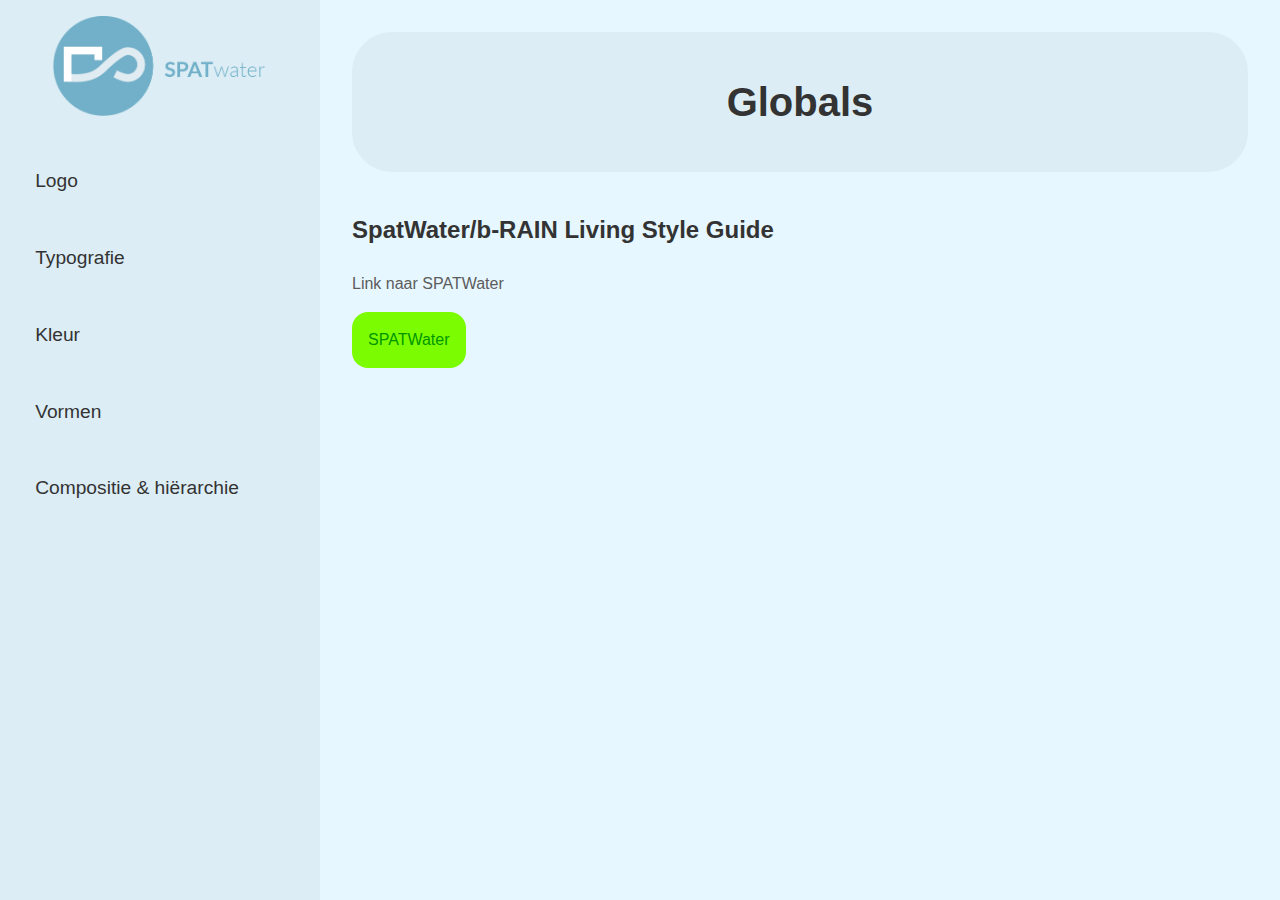
<file: code/index.html>
<!DOCTYPE html>
<html lang="nl">
  <head>
    <meta charset="UTF-8" />
    <meta http-equiv="X-UA-Compatible" content="IE=edge" />
    <meta name="viewport" content="width=device-width, initial-scale=1.0" />
    <title>SPATWater/b-RAIN | Living Style Guide</title>
    <link rel="stylesheet" href="style.css" />
  </head>
  <body>
    <main>
      <article class="left-article">
        <section class="logo-box">
          <img class="logo" src="../assets/logo_spatwater.png" alt="logo">
        </section>
        <nav>
          <ul class="nav-list">
            <li class="nav-item"><a href="../code/index.html" class="active">Logo</a></li> <!--Maakt Tristan-->
            <li class="nav-item"><a href="../code/typografie.html">Typografie</a></li> <!--Maakt Yassir-->
            <li class="nav-item"><a href="../code/kleuren.html">Kleur</a></li> <!--Maakt Mohammed-->
            <li class="nav-item"><a href="../code/beeldgebruik.html">Vormen</a></li><!--Maakt Rutger-->
            <li class="nav-item"><a href="../code/knoppen-componenten.html">Compositie & hiërarchie</a></li> <!--vrijwillig melden-->
          </ul>
        </nav>
      </article>

      <article class="right-article">
        <h1>Globals</h1>
        <h2>SpatWater/b-RAIN Living Style Guide</h2>
        <section>
          <p>Link naar SPATWater</p>
          <a class="btn" href="https://www.spatwater.nl/">SPATWater</a>
        </section>
      </article>
    </main>
  </body>
</html>
</file>
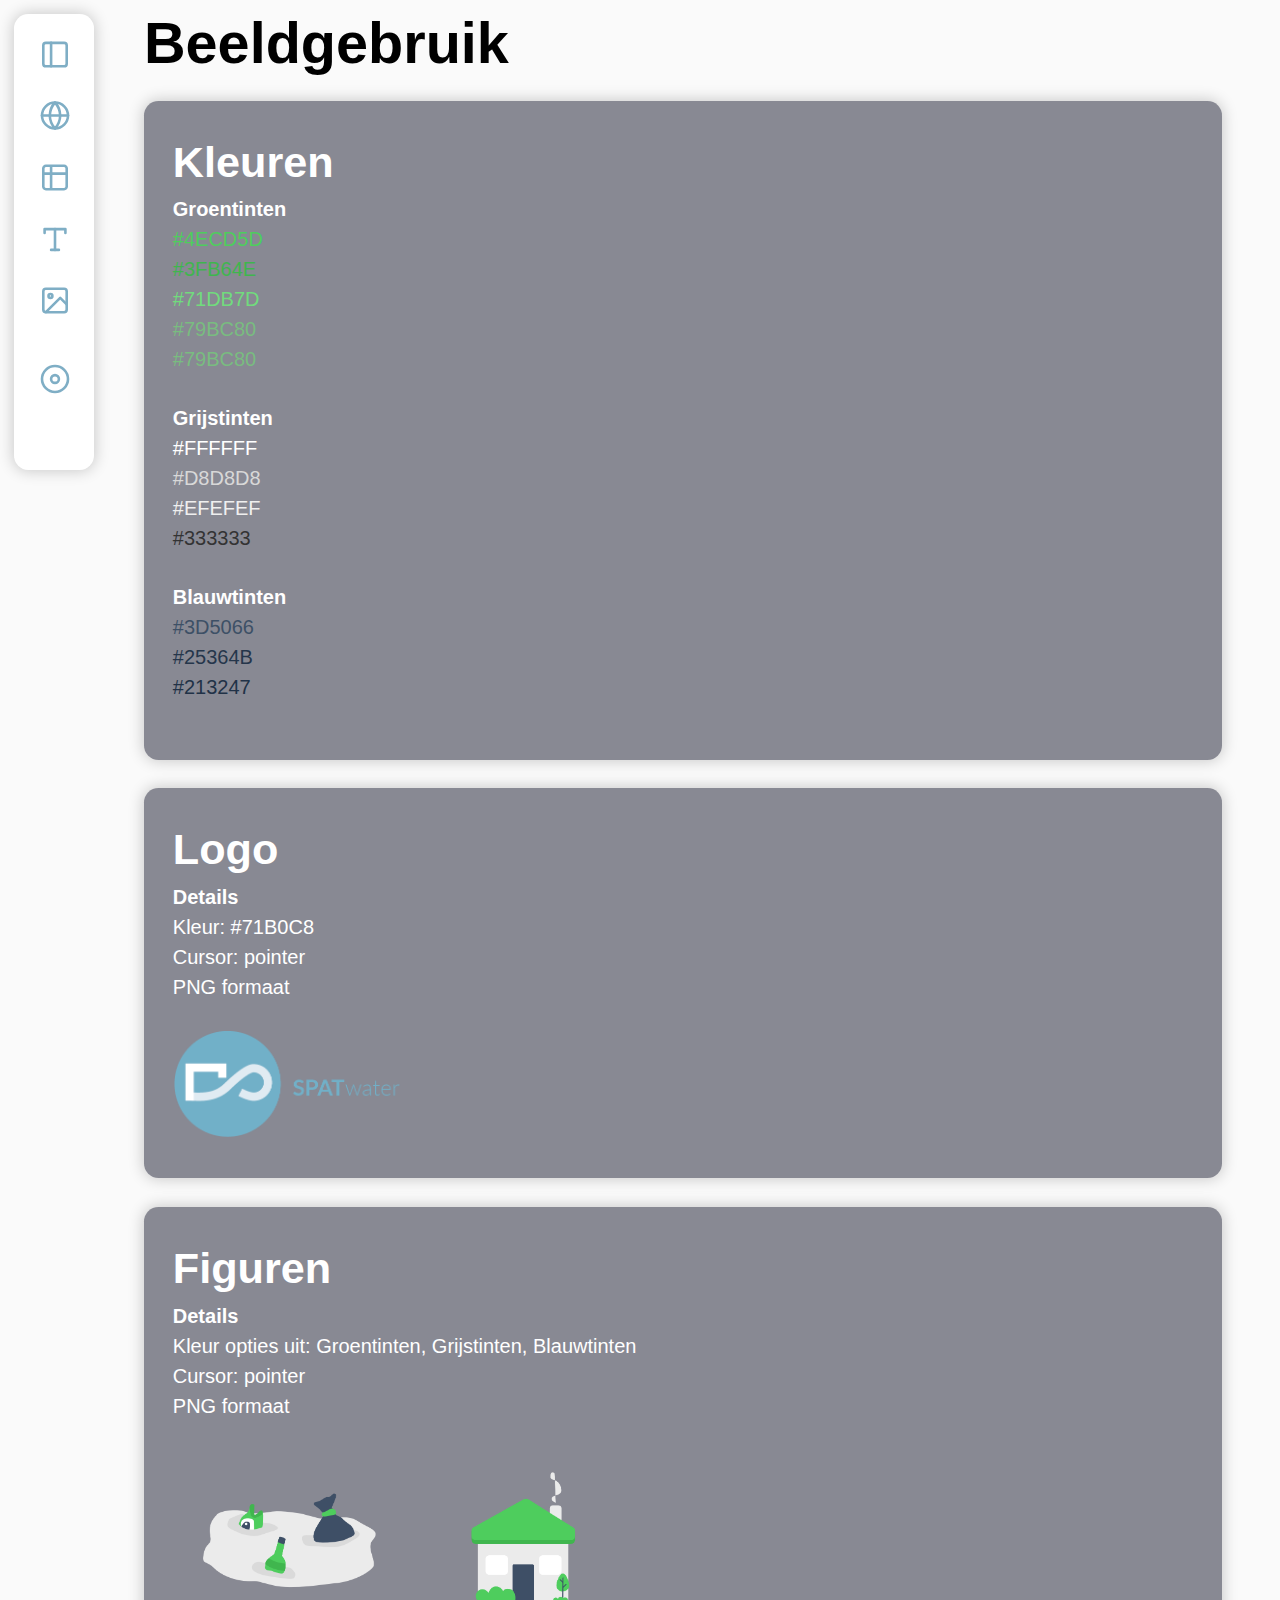
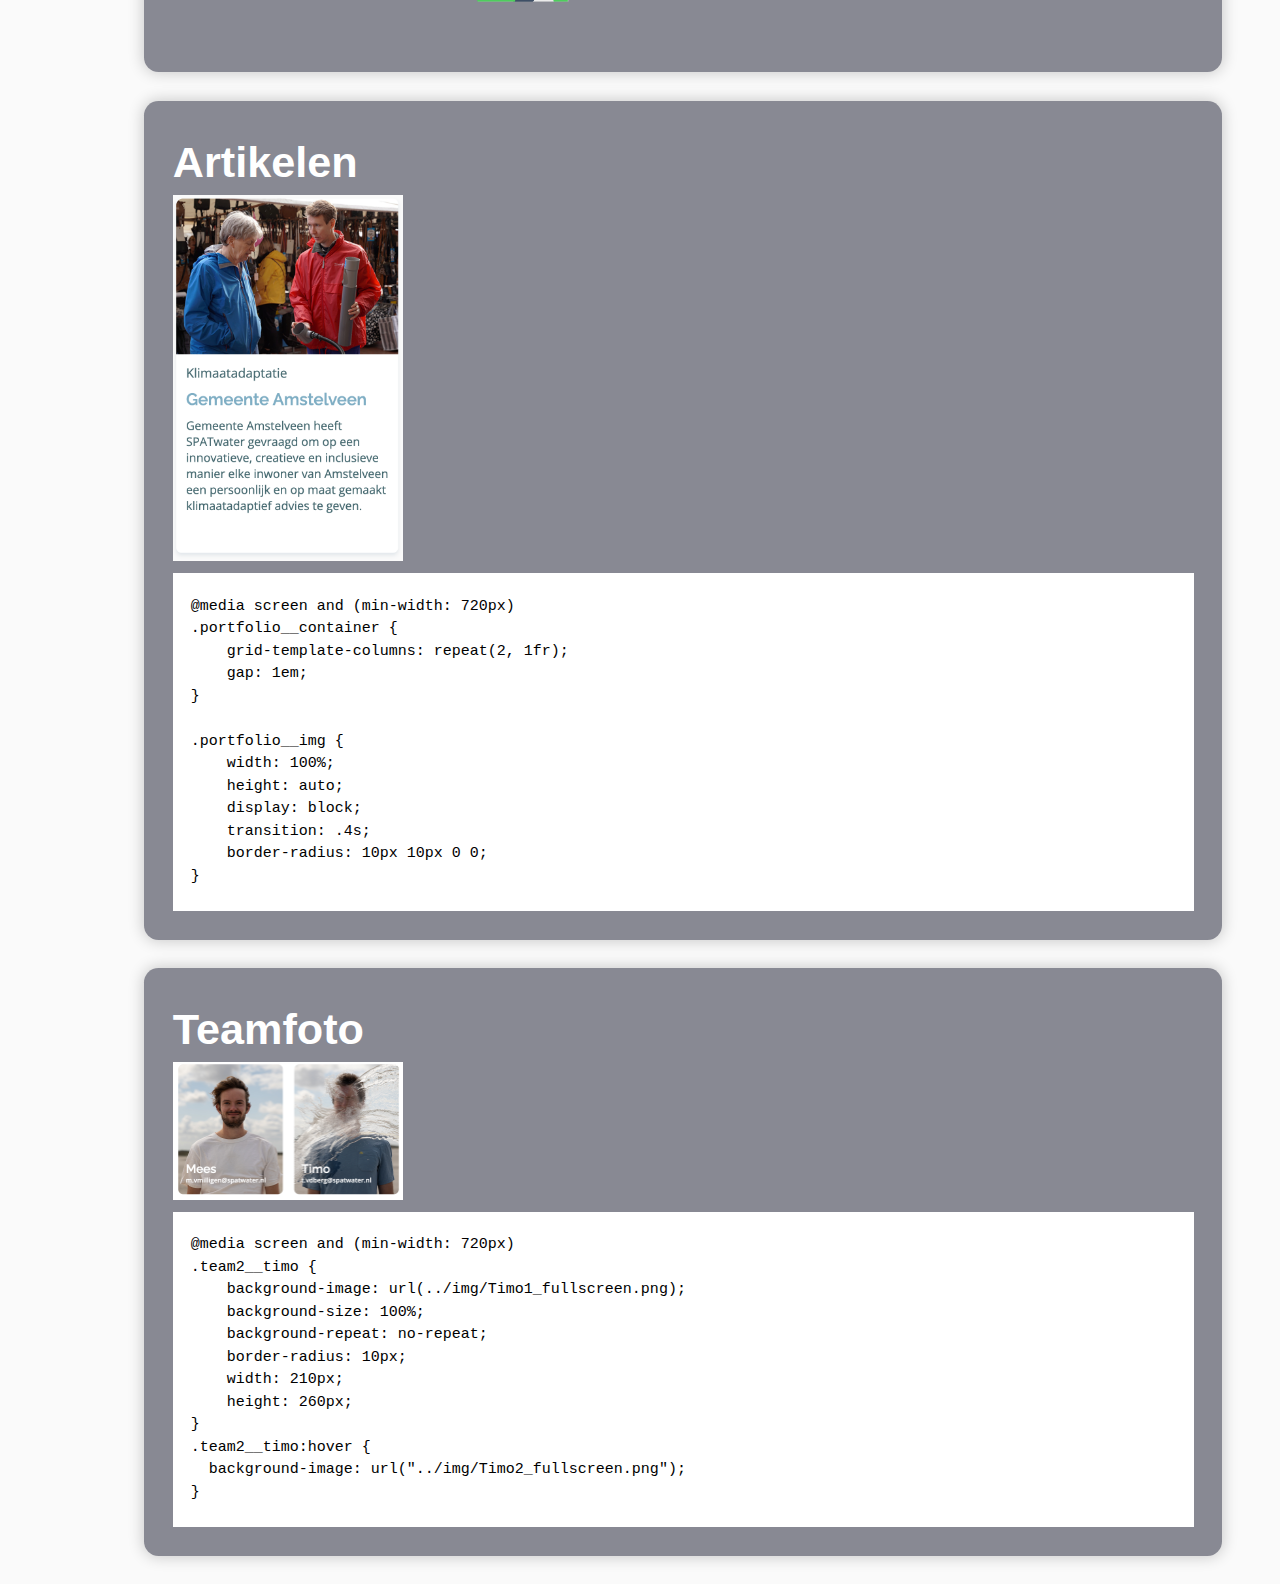
<file: beeldgebruik.html>
<!DOCTYPE html>
<html lang="en">
  <head>
    <meta charset="UTF-8" />
    <meta http-equiv="X-UA-Compatible" content="IE=edge" />
    <meta name="viewport" content="width=device-width, initial-scale=1.0" />
    <title>bRAIN Beeldgebruik</title>
    <link rel="stylesheet" href="beeldgebruik.css" />
    <script src="beeldgebruik.js" defer></script>
  </head>
  <body>
    <nav>
      <ul id="menu">
        <li><button id="menuKnop"><img src="assets/sidebar.svg"></button></li>
        <li><a href="/"><img src="assets/globe.svg">Globals</a></li> <!--Maakt Tristan-->
        <li><a href="/"><img src="assets/table.svg">Kleuren</a></li> <!--Maakt Mohammed-->
        <li><a href="/"><img src="assets/type.svg">Typografie</a></li> <!--Maakt Yassir-->
        <li><a href="/"><img src="assets/image.svg">Beeldgebruik</a></li><!--Maakt Rutger-->
        <li><a href="/"><img src="assets/disc.svg">Knoppen & componenten</a></li> <!--vrijwillig melden-->
      </ul>
    </nav>

    <main>
        <h1>Beeldgebruik</h1>
        <div class="cards">
            <div class="card">
                <h2>Kleuren</h2>
                <div class="lists">
                    <h3>Groentinten</h3>
                    <ul>
                        <li>#4ECD5D</li>
                        <li>#3FB64E</li>
                        <li>#71DB7D</li>
                        <li>#79BC80</li>
                        <li>#79BC80</li>
                    </ul>
                    <h3>Grijstinten</h3>
                    <ul>
                        <li>#FFFFFF</li>
                        <li>#D8D8D8</li>
                        <li>#EFEFEF</li>
                        <li>#333333</li>
                    </ul>
                    <h3>Blauwtinten</h3>
                    <ul>
                        <li>#3D5066</li>
                        <li>#25364B</li>
                        <li>#213247</li>
                    </ul>
                </div>
            </div>
            <div class="card">
                <h2>Logo</h2>
                <h3>Details</h3>
                <ul>
                    <li>Kleur: #71B0C8</li>
                    <li>Cursor: pointer</li>
                    <li>PNG formaat</li>
                </ul>
                <img src="assets/logo_spatwater.png">
            </div>     
            <div class="card">
                <h2>Figuren</h2>
                <h3>Details</h3>
                <ul>
                    <li>Kleur opties uit: Groentinten, Grijstinten, Blauwtinten</li>
                    <li>Cursor: pointer</li>
                    <li>PNG formaat</li>
                </ul>
                <img src="assets/Untitled3.png">
                <img src="assets/Untitled4.png">
            </div>           
            <div class="card">
                <h2>Artikelen</h2>
                <img src="assets/Screenshot 2023-11-15 at 14.20.05.png">
                <pre><code>
  @media screen and (min-width: 720px)
  .portfolio__container {
      grid-template-columns: repeat(2, 1fr);
      gap: 1em;
  }

  .portfolio__img {
      width: 100%;
      height: auto;
      display: block;
      transition: .4s;
      border-radius: 10px 10px 0 0;
  }
                    </code></pre>
            </div>
            <div class="card">
                <h2>Teamfoto</h2>
                <img src="assets/Screenshot 2023-11-15 at 14.33.59.png">
                <pre><code>
  @media screen and (min-width: 720px)
  .team2__timo {
      background-image: url(../img/Timo1_fullscreen.png);
      background-size: 100%;
      background-repeat: no-repeat;
      border-radius: 10px;
      width: 210px;
      height: 260px;
  }
  .team2__timo:hover {
    background-image: url("../img/Timo2_fullscreen.png");
  }
                                      </code></pre>
            </div>

      </div>
    </main>
  </body>
</html>
</file>
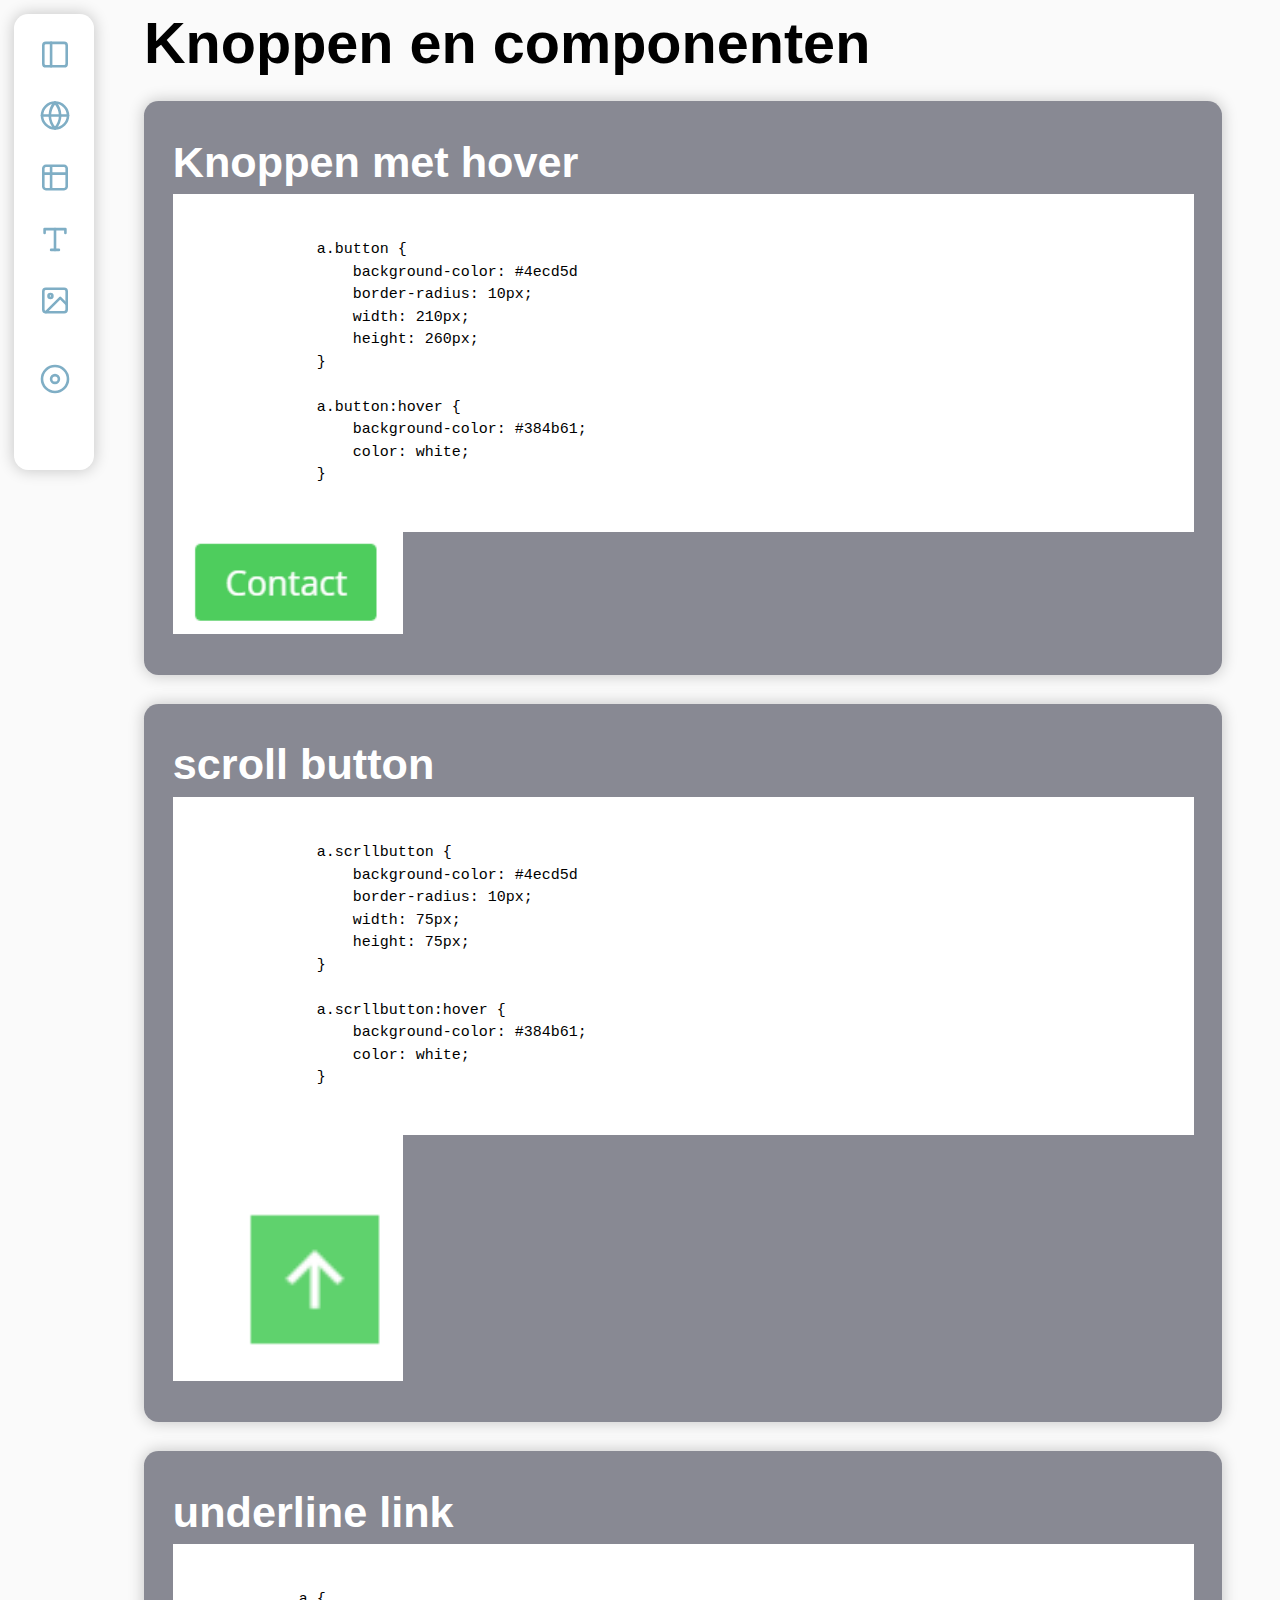
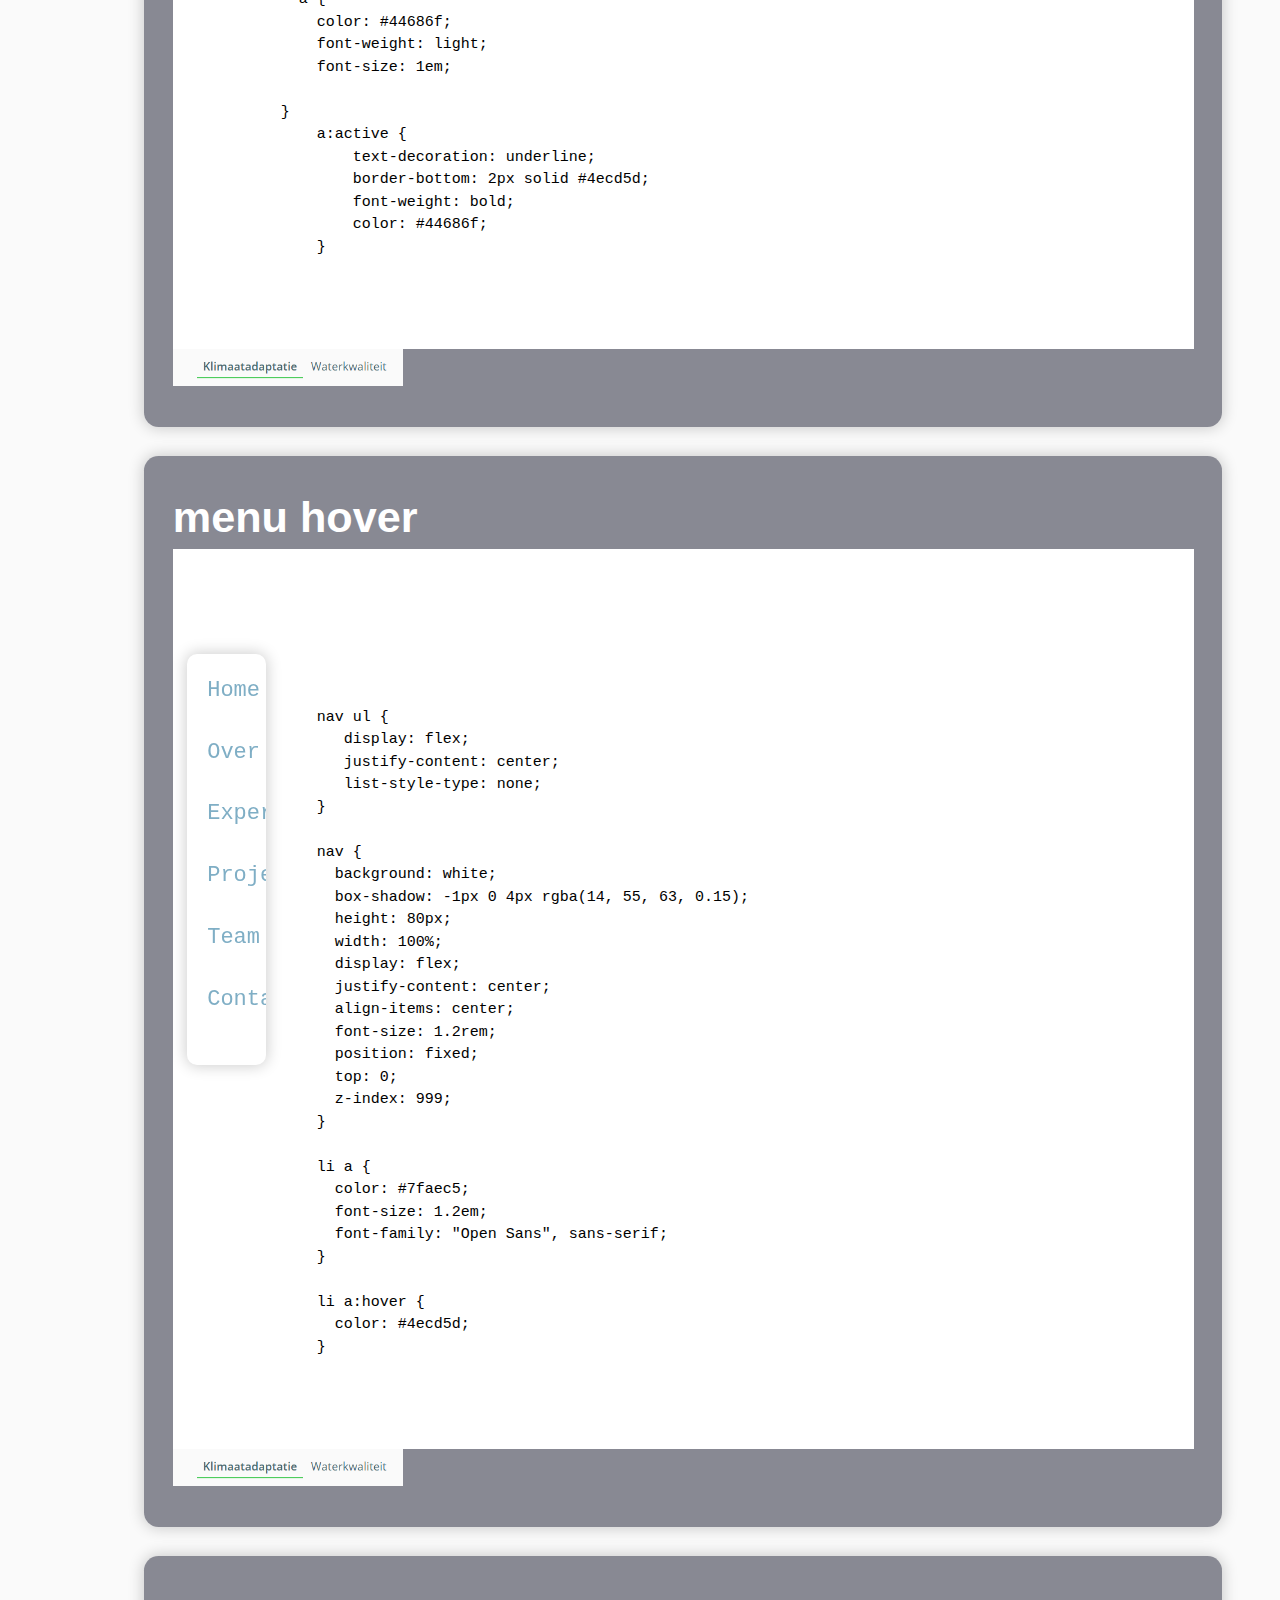
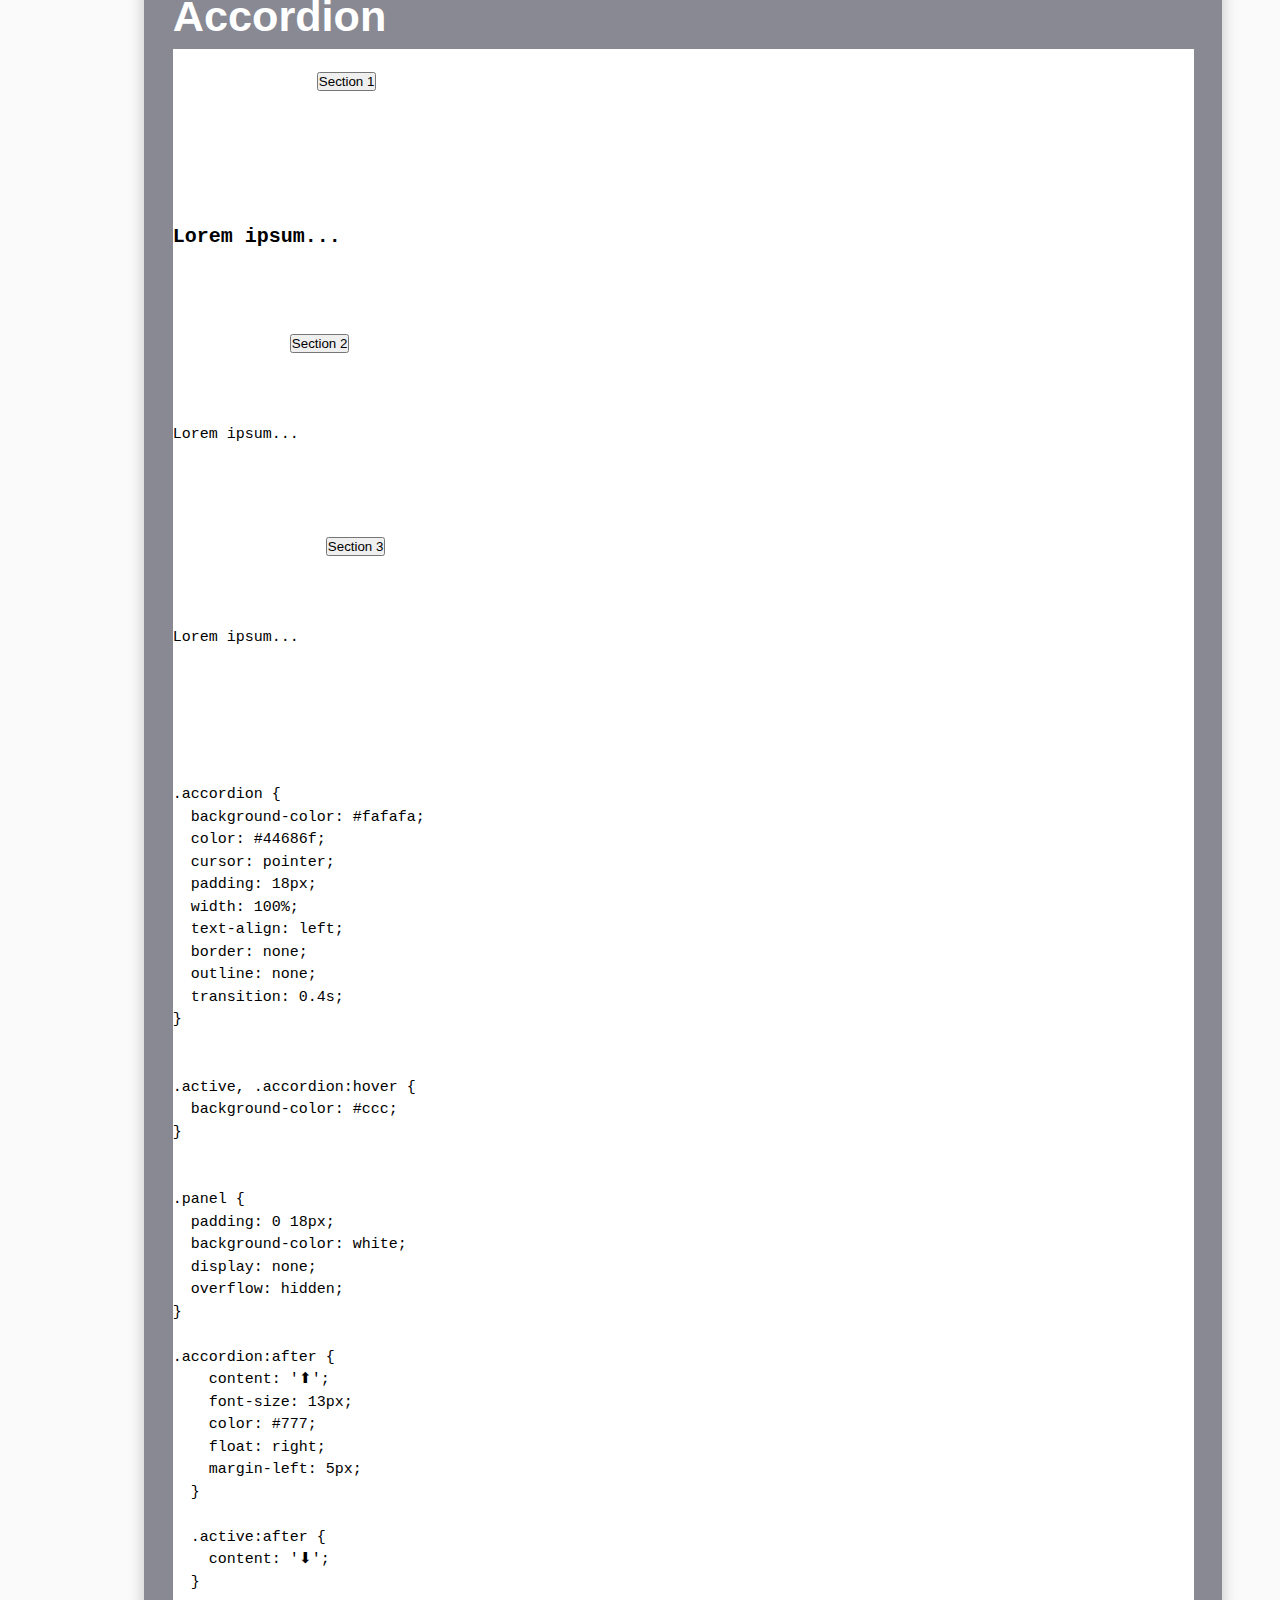
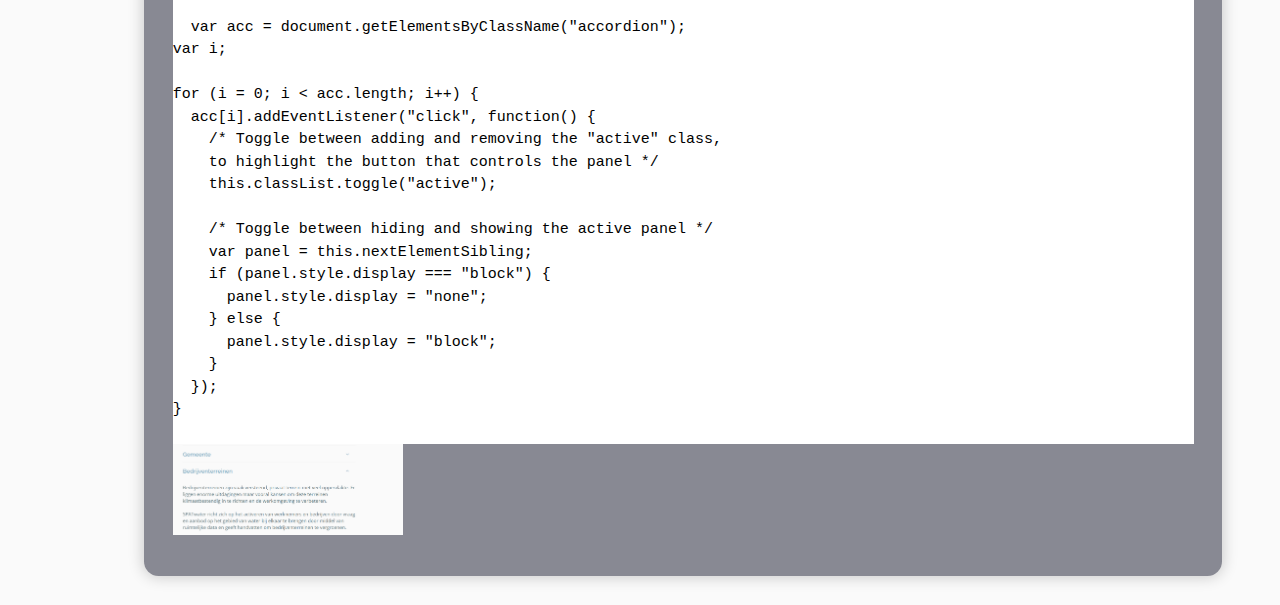
<file: knoppen-componenten.html>
<!DOCTYPE html>
<html lang="nl">
  <head>
    <meta charset="UTF-8" />
    <meta name="viewport" content="width=device-width, initial-scale=1.0" />
    <title>knoppen & componenten</title>
    <link rel="stylesheet" href="elements.css" />
  </head>
  <body>
    <nav>
        <ul id="menu">
          <li><button id="menuKnop"><img src="assets/sidebar.svg"></button></li>
          <li><a href="/"><img src="assets/globe.svg">Globals</a></li> <!--Maakt Tristan-->
          <li><a href="/"><img src="assets/table.svg">Kleuren</a></li> <!--Maakt Mohammed-->
          <li><a href="/"><img src="assets/type.svg">Typografie</a></li> <!--Maakt Yassir-->
          <li><a href="/"><img src="assets/image.svg">Beeldgebruik</a></li><!--Maakt Rutger-->
          <li><a href="/"><img src="assets/disc.svg">Knoppen & componenten</a></li> <!--vrijwillig melden-->
        </ul>
      </nav>
    
    <main>
      <h1>Knoppen en componenten</h1>
      <div class="cards">
        
          <section class="card">
            <h2>Knoppen met hover</h2>
            <pre><code>
                
                a.button {
                    background-color: #4ecd5d
                    border-radius: 10px;
                    width: 210px;
                    height: 260px;
                }

                a.button:hover {
                    background-color: #384b61;
                    color: white;
                }
                
                                                    </code></pre>  
                                                    <img src="assets/contactknop.png" alt="contactknop">
              
          </section>
          
          <section class="card">
              <h2>scroll button</h2>
              <pre><code>
                
                a.scrllbutton {
                    background-color: #4ecd5d
                    border-radius: 10px;
                    width: 75px;
                    height: 75px;
                }

                a.scrllbutton:hover {
                    background-color: #384b61;
                    color: white;
                }
                
       </code></pre>  
        <img src="assets/scroll-top-knop.png" alt="scrollknop">

          </section>
          
          <section class="card">
            <h2>underline link</h2>
            <pre><code>
                
              a {
                color: #44686f;
                font-weight: light;
                font-size: 1em;
                
            }
                a:active {
                    text-decoration: underline;
                    border-bottom: 2px solid #4ecd5d;
                    font-weight: bold;
                    color: #44686f;
                }

       
                
                                                    </code></pre>  
                                                    <img src="assets/text-decoration-titels.png" alt="underline linkjes">
              
          </section>

          <section class="card">
            <h2>menu hover</h2>
            <pre><code>
              <nav>
                <ul>
                  <li><a href="#">Home</a></li>
                  <li><a href="#">Over</a></li>
                  <li><a href="#">Expertise</a></li>
                  <li><a href="#">Projecten</a></li>
                  <li><a href="#">Team</a></li>
                  <li><a href="#">Contact</a></li>
                </ul>
              </nav> 
           
                nav ul {
                   display: flex;
                   justify-content: center;
                   list-style-type: none;
                }

                nav {
                  background: white;
                  box-shadow: -1px 0 4px rgba(14, 55, 63, 0.15);
                  height: 80px;
                  width: 100%;
                  display: flex;
                  justify-content: center;
                  align-items: center;
                  font-size: 1.2rem;
                  position: fixed;
                  top: 0;
                  z-index: 999;
                }

                li a {
                  color: #7faec5;
                  font-size: 1.2em;
                  font-family: "Open Sans", sans-serif;
                }

                li a:hover {
                  color: #4ecd5d;
                }

       
                
                                                    </code></pre>  
                                                    <img src="assets/text-decoration-titels.png" alt="underline linkjes">
              
          </section>
          
          <section class="card">
              <h2>Accordion</h2>
              <pre><code>
                <button class="accordion">Section 1</button>
                <section class="panel">
                 <h3>
                  <p>Lorem ipsum...</p>
                </section>
             <button class="accordion">Section 2</button>
                <section class="panel">
                   <p>Lorem ipsum...</p>
                    </section>
                                                             
                 <button class="accordion">Section 3</button>
                    <section class="panel">
                       <p>Lorem ipsum...</p>
                        </section>                                    
                 </code></pre>
                 <pre><code>
                  
.accordion {
  background-color: #fafafa;
  color: #44686f;
  cursor: pointer;
  padding: 18px;
  width: 100%;
  text-align: left;
  border: none;
  outline: none;
  transition: 0.4s;
}


.active, .accordion:hover {
  background-color: #ccc;
}


.panel {
  padding: 0 18px;
  background-color: white;
  display: none;
  overflow: hidden;
}

.accordion:after {
    content: '&#11014'; 
    font-size: 13px;
    color: #777;
    float: right;
    margin-left: 5px;
  }
  
  .active:after {
    content: '&#11015'; 
  }

  var acc = document.getElementsByClassName("accordion");
var i;

for (i = 0; i < acc.length; i++) {
  acc[i].addEventListener("click", function() {
    /* Toggle between adding and removing the "active" class,
    to highlight the button that controls the panel */
    this.classList.toggle("active");

    /* Toggle between hiding and showing the active panel */
    var panel = this.nextElementSibling;
    if (panel.style.display === "block") {
      panel.style.display = "none";
    } else {
      panel.style.display = "block";
    }
  });
}
                 </code></pre>


                 

              <img src="assets/accordeon.png" alt="Accordion">
            </section>   
  
    </main>
  </body>
</html>
</file>
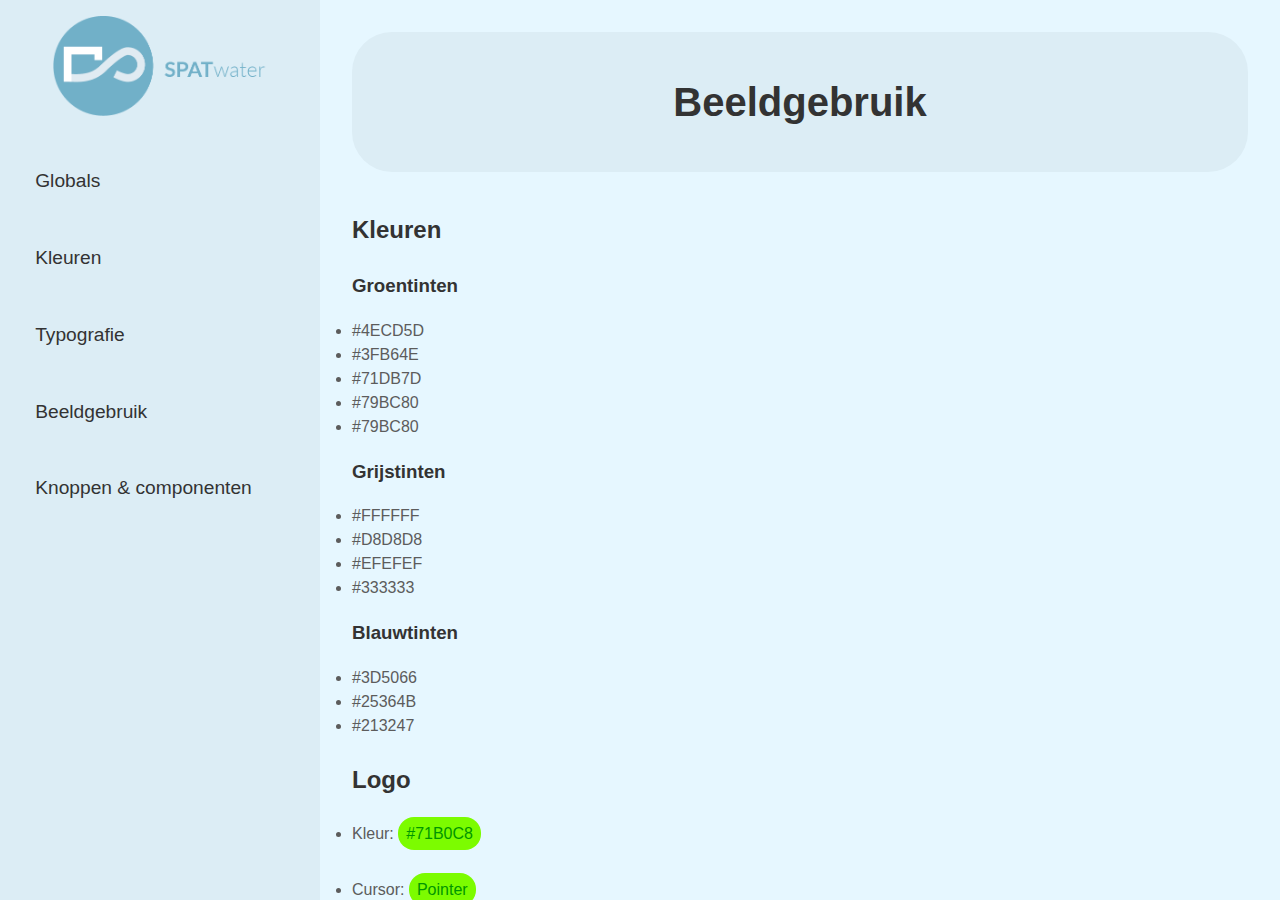
<file: code/beeldgebruik.html>
<!DOCTYPE html>
<html lang="nl">
  <head>
    <meta charset="UTF-8" />
    <meta http-equiv="X-UA-Compatible" content="IE=edge" />
    <meta name="viewport" content="width=device-width, initial-scale=1.0" />
    <title>SPATWater/b-RAIN | Living Style Guide</title>
    <link rel="stylesheet" href="style.css" />
  </head>
  <body>
    <main>
      <article class="left-article">
        <section class="logo-box">
          <img class="logo" src="../assets/logo_spatwater.png" alt="logo">
        </section>
        <nav>
          <ul class="nav-list">
            <li class="nav-item"><a href="../code/index.html" class="active">Globals</a></li> <!--Maakt Tristan-->
            <li class="nav-item"><a href="../code/kleuren.html">Kleuren</a></li> <!--Maakt Mohammed-->
            <li class="nav-item"><a href="../code/typografie.html">Typografie</a></li> <!--Maakt Yassir-->
            <li class="nav-item"><a href="../code/beeldgebruik.html">Beeldgebruik</a></li><!--Maakt Rutger-->
            <li class="nav-item"><a href="../code/knoppen-componenten.html">Knoppen & componenten</a></li> <!--vrijwillig melden-->
          </ul>
        </nav>
      </article>

      <article class="right-article">
        <h1>Beeldgebruik</h1>
        <section>
            <h2>Kleuren</h2>
            <h3>Groentinten</h3>
            <ul>
              <li>#4ECD5D</li>
              <li>#3FB64E</li>
              <li>#71DB7D</li>
              <li>#79BC80</li>
              <li>#79BC80</li>
            </ul>
            <h3>Grijstinten</h3>
            <ul>
              <li>#FFFFFF</li>
              <li>#D8D8D8</li>
              <li>#EFEFEF</li>
              <li>#333333</li>
            </ul>
            <h3>Blauwtinten</h3>
            <ul>
              <li>#3D5066</li>
              <li>#25364B</li>
              <li>#213247</li>
            </ul>

            <h2>Logo</h2>
            <ul class="style-list">
                <li>Kleur: <span>#71B0C8</span></li>
                <li>Cursor: <span>Pointer</span></li>
                <li>Formaat: <span>PNG</span></li>
            </ul>
            <div class="img-box">
                <img src="../assets/logo_spatwater.png">
            </div>

            <h2>Figuren</h2>
            <ul class="style-list">
                <li>Kleur opties: <span>Groentinten, Grijstinten, Blauwtinten</span></li>
                <li>Cursor: <span>Pointer</span></li>
                <li>Formaat: <span>PNG</span></li>
            </ul>
            <div class="img-box">
                <img src="../assets/Untitled3.png">
                <img src="../assets/Untitled4.png">
            </div>

            <h2>Artikelen</h2>
            <div class="img-box">
                <img src="../assets/Screenshot 2023-11-15 at 14.20.05.png">
            </div>
            <pre><code>
                @media screen and (min-width: 720px)
                .portfolio__container {
                    grid-template-columns: repeat(2, 1fr);
                    gap: 1em;
                }

                .portfolio__img {
                    width: 100%;
                    height: auto;
                    display: block;
                    transition: .4s;
                    border-radius: 10px 10px 0 0;
                }
            </code></pre>

            <h2>Teamfoto</h2>
            <div class="img-box">
                <img src="../assets/Screenshot 2023-11-15 at 14.33.59.png">
            </div>
            <pre><code>
                @media screen and (min-width: 720px)
                .team2__timo {
                    background-image: url(../img/Timo1_fullscreen.png);
                    background-size: 100%;
                    background-repeat: no-repeat;
                    border-radius: 10px;
                    width: 210px;
                    height: 260px;
                }
                .team2__timo:hover {
                    background-image: url("../img/Timo2_fullscreen.png");
                }
            </code></pre>
        </section>
      </article>
    </main>
  </body>
</html>
</file>
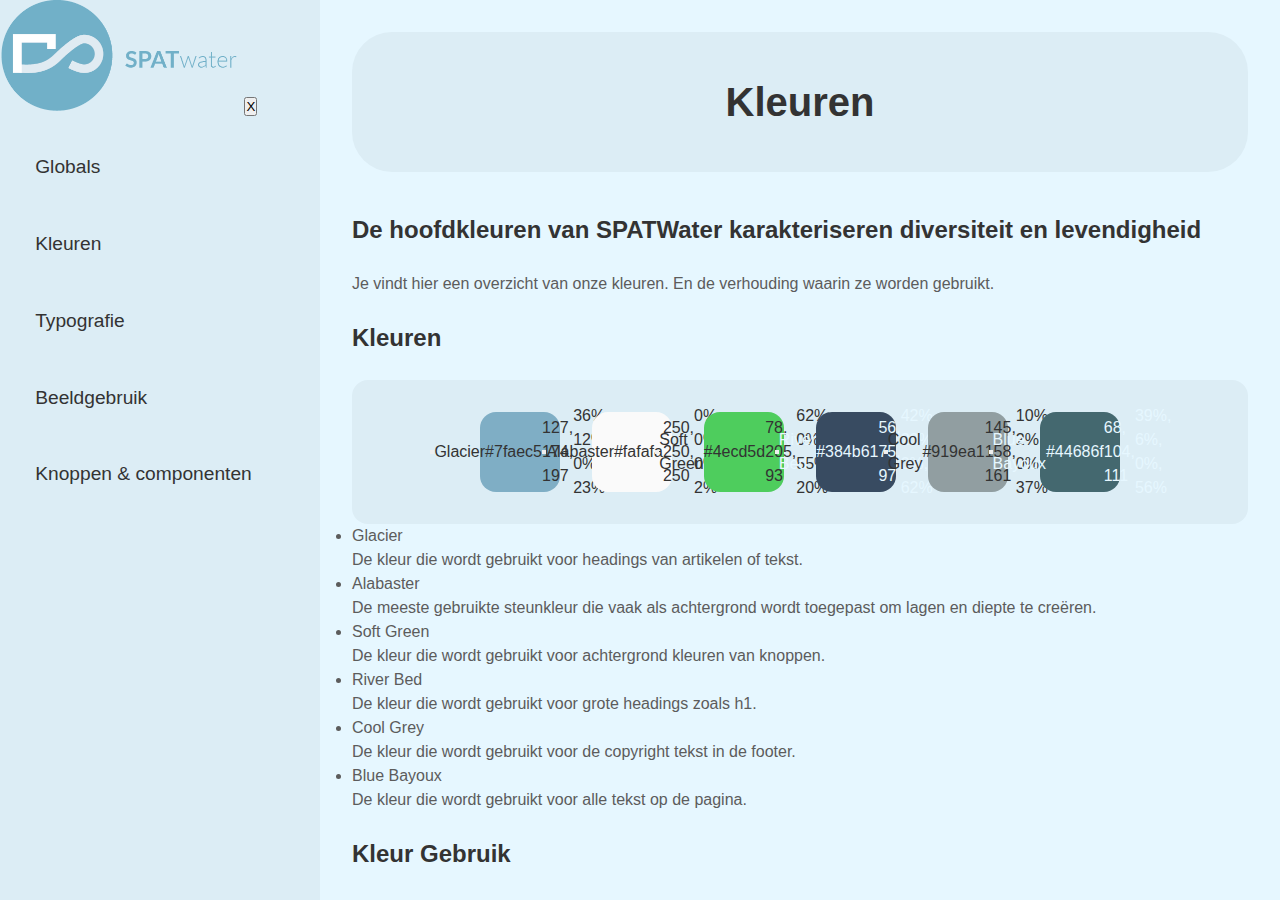
<file: code/kleuren.html>
<!DOCTYPE html>
<html lang="nl">
  <head>
    <meta charset="UTF-8" />
    <meta http-equiv="X-UA-Compatible" content="IE=edge" />
    <meta name="viewport" content="width=device-width, initial-scale=1.0" />
    <title>SPATWater/b-RAIN | Living Style Guide</title>
    <link rel="stylesheet" href="style.css" />
    <script src="script.js"></script>
  </head>
  <body>
    <main>
      <article class="left-article">
        <section>
          <div class="nav-top">
            <img class="logo" src="../assets/logo_spatwater.png" alt="logo">
            <button class="btn-toggle" onclick="ToggleNav()">X</button>
          </div>
        </section>
        <nav>
          <ul class="nav-list" id="nav-list">
            <li class="nav-item"><a href="../code/index.html" class="active">Globals</a></li> <!--Maakt Tristan-->
            <li class="nav-item"><a href="../code/kleuren.html">Kleuren</a></li> <!--Maakt Mohammed-->
            <li class="nav-item"><a href="../code/typografie.html">Typografie</a></li> <!--Maakt Yassir-->
            <li class="nav-item"><a href="../code/beeldgebruik.html">Beeldgebruik</a></li><!--Maakt Rutger-->
            <li class="nav-item"><a href="../code/knoppen-componenten.html">Knoppen & componenten</a></li> <!--vrijwillig melden-->
          </ul>
        </nav>
      </article>

      <article class="right-article">
        <h1>Kleuren</h1>
        <h2>De hoofdkleuren van SPATWater karakteriseren diversiteit en levendigheid</h2>
        <p>Je vindt hier een overzicht van onze kleuren. 
          En de verhouding waarin ze worden gebruikt.
        </p>
        <section>
          <h2>Kleuren</h2>
          <ul class="color-box">
            <li class="color-item">
                <button class="btn-copy-circle color-1" onclick="copyToClipboard('color-code-1')"></button>
                <p class="color-title">Glacier</p>
                <p id="color-code-1">#7faec5</p>
                <p>127, 174, 197</p>
                <p>36%, 12%, 0%, 23%</p>
            </li>
            <li class="color-item">
              <button class="btn-copy-circle color-2" onclick="copyToClipboard('color-code-2')"></button>
                <p class="color-title">Alabaster</p>
                <p id="color-code-2">#fafafa</p>
                <p>250, 250, 250</p>
                <p>0%, 0%, 0%, 2%</p>
            </li>
            <li class="color-item">
              <button class="btn-copy-circle color-3" onclick="copyToClipboard('color-code-3')"></button>
                <p class="color-title">Soft Green</p>
                <p id="color-code-3">#4ecd5d</p>
                <p>78, 205, 93</p>
                <p>62%, 0%, 55%, 20%</p>
            </li>
            <li class="color-item">
              <button class="btn-copy-circle color-4" onclick="copyToClipboard('color-code-4')"></button>
                <p class="color-title">River Bed</p>
                <p id="color-code-4">#384b61</p>
                <p>56, 75, 97</p>
                <p>42%, 23%, 0%, 62%</p>
            </li>
            <li class="color-item">
              <button class="btn-copy-circle color-5" onclick="copyToClipboard('color-code-5')"></button>
                <p class="color-title">Cool Grey</p>
                <p id="color-code-5">#919ea1</p>
                <p>145, 158, 161</p>
                <p>10%, 2%, 0%, 37%</p>
            </li>
            <li class="color-item">
              <button class="btn-copy-circle color-6" onclick="copyToClipboard('color-code-6')"></button>
                <p class="color-title">Blue Bayoux</p>
                <p id="color-code-6">#44686f</p>
                <p>68, 104, 111</p>
                <p>39%, 6%, 0%, 56%</p>
            </li>
          </ul>

          <ul class="color-info">
            <li class="info-item">
              <p class="color-title">Glacier</p>
              <p>De kleur die wordt gebruikt voor headings van artikelen of tekst.</p>
            </li>
            <li class="info-item">
              <p class="color-title">Alabaster</p>
              <p>De meeste gebruikte steunkleur die vaak als achtergrond wordt toegepast om lagen en diepte te creëren.</p>
            </li>
            <li class="info-item">
              <p class="color-title">Soft Green</p>
              <p>De kleur die wordt gebruikt voor achtergrond kleuren van knoppen.</p>
            </li>
            <li class="info-item">
              <p class="color-title">River Bed</p>
              <p>De kleur die wordt gebruikt voor grote headings zoals h1.</p>
            </li>
            <li class="info-item">
              <p class="color-title">Cool Grey</p>
              <p>De kleur die wordt gebruikt voor de copyright tekst in de footer.</p>
            </li>
            <li class="info-item">
              <p class="color-title">Blue Bayoux</p>
              <p>De kleur die wordt gebruikt voor alle tekst op de pagina.</p>
            </li>
          </ul>
          </section>

          <section>
            <h2>Kleur Gebruik</h2>
            <p>Voor de kleurgebruik is het alleen toegestaan om de Alabaster achtergrond kleur te gebruiken.</p>
            <p class="allowed-badge">Toegestaan</p>
            <ul class="example-list">
              <li class="color-example example-box-1">
                <h3>Titel</h3>
                <p>Lorem ipsum dolor sit amet, consectetur adipiscing elit. Aliquam ornare sapien in magna pulvinar, at cursus tortor pretium.</p>
              </li>
              <li class="color-example example-box-2">
                <h3>Titel</h3>
                <p>Lorem ipsum dolor sit amet, consectetur adipiscing elit. Aliquam ornare sapien in magna pulvinar, at cursus tortor pretium.</p>
              </li>
            </ul>
            <p class="not-allowed-badge">Niet Toegestaan</p>
            <ul class="example-list">
              <li class="color-example example-box-3">
                <h3>Titel</h3>
                <p>Lorem ipsum dolor sit amet, consectetur adipiscing elit. Aliquam ornare sapien in magna pulvinar, at cursus tortor pretium.</p>
              </li>
              <li class="color-example example-box-4">
                <h3>Titel</h3>
                <p>Lorem ipsum dolor sit amet, consectetur adipiscing elit. Aliquam ornare sapien in magna pulvinar, at cursus tortor pretium.</p>
              </li>
            </ul>
          </section>

          <section>
            <h2>Kleur in visuals en illustraties</h2>
            <p>In illustraties kun je de kleuren combineren</p>
            <ul class="color-info">
              <li class="info-item">
                <p class="color-title">Alabaster</p>
                <p>Deze kleur wordt vooral gebruikt voor de achtergrond kleur van de illustraties.</p>
              </li>
              <li class="info-item">
                <p class="color-title">Blue Bayoux</p>
                <p>Deze kleur wordt gebruikt om donkere elementen aan te duiden.</p>
              </li>
              <li class="info-item">
                <p class="color-title">Soft Green</p>
                <p>Deze kleur wordt gebruikt om lichtere elementen of natuur aan te duiden.</p>
              </li>
            </ul>
            <div class="img-box">
              <img src="../assets/Untitled3.png" alt="image-1">
              <img src="../assets/Untitled4.png" alt="image-2">
            </div>
          </section>

          <section>
            <h2>Kleur in fotografie</h2>
            <p>We hebben een aantal basisregels voor kleurgebruik in fotografie:</p>
            <ul>
              <li>Gebruik een accent in de kleuren van spatwater voor consistentie, herkenbaarheid en betekenis</li>
              <li>Kies voor heldere, frisse kleuren</li>
              <li>Vermijd filters</li>
            </ul>
            <ul class="photo-list">
              <li class="photo-item">
                <img src="../assets/projects1.png" alt="project-img-1">
                <div class="photo-info">
                  <p>Klimaatadaptatie</p>
                  <h3>Gemeente Amstelveen</h3>
                  <p>Gemeente Amstelveen heeft SPATwater gevraagd om op een innovatieve, 
                    creatieve en inclusieve manier elke inwoner van Amstelveen een persoonlijk 
                    en op maat gemaakt klimaatadaptief advies te geven.
                  </p>
                </div>
              </li>

              <li class="photo-item">
                <img src="../assets/projects4.png" alt="project-img-2">
                <div class="photo-info">
                  <p>Klimaatadaptatie</p>
                  <h3>Gemeente Amsterdam</h3>
                  <p>Begin 2022 introduceerde Waternet vanuit Amsterdam Rainproof de Rainproof Coaches. 
                    In dit project is vanuit een wateroverlast knelpunt gekeken hoe de private ruimte 
                    klimaatadaptief ingericht kan worden.
                  </p>
                </div>
              </li>

              <li class="photo-item">
                <img src="../assets/verg.png" alt="project-img-3">
                <div class="photo-info">
                  <p>Klimaatadaptatie</p>
                  <h3>Vergroenjewerk.nl</h3>
                  <p>SPATwater heeft met hulp van studenten van de MSc MADE, Green Business Club, 
                    Samen Klimaatbestendig, Waternet en de gemeente amsterdam de online tool vergroenjewerk.nl ontwikkeld. 
                    De tool is bruikbaar voor elke werknemer die de werkomgeving wil vergroenen.
                  </p>
                </div>
              </li>
            </ul>
          </section>

          <section>
            <h2>Typografie Kleur</h2>
            <p>Er zijn twee soorten heading stijlen die kunnen worden gebruikt.</p>
            <ul class="heading-list">
              <li class="heading-item">
                <h2 class="heading-1">Heading</h2>
                <p>Deze stijl wordt gebruikt voor titels van artikelen.</p>
                <pre><code id="code-heading-1">
                  .heading-1 {
                    display: inline-block;
                    color: var(--glacier);
                    margin: 0.5em 0;
                  }
                </code>
                <button class="btn-copy" onclick="copyToClipboard('code-heading-1')">C</button></pre>
              </li>
              <li class="heading-item">
                <h2 class="heading-2">Heading</h2>
                <p>Deze stijl wordt gebruikt voor titels die een vraag aanduiden.</p>
                <pre><code id="code-heading-2">
                  .heading-2 {
                    display: inline-block;
                    color: var(--river-bed);
                    margin-bottom: 0.5em;
                    border-bottom: 0.1em solid var(--soft-green);
                  }
                </code>
                <button class="btn-copy" onclick="copyToClipboard('code-heading-2')">C</button></pre>
              </li>
            </ul>
          </section>
      </article>
    </main>
  </body>
</html>
</file>
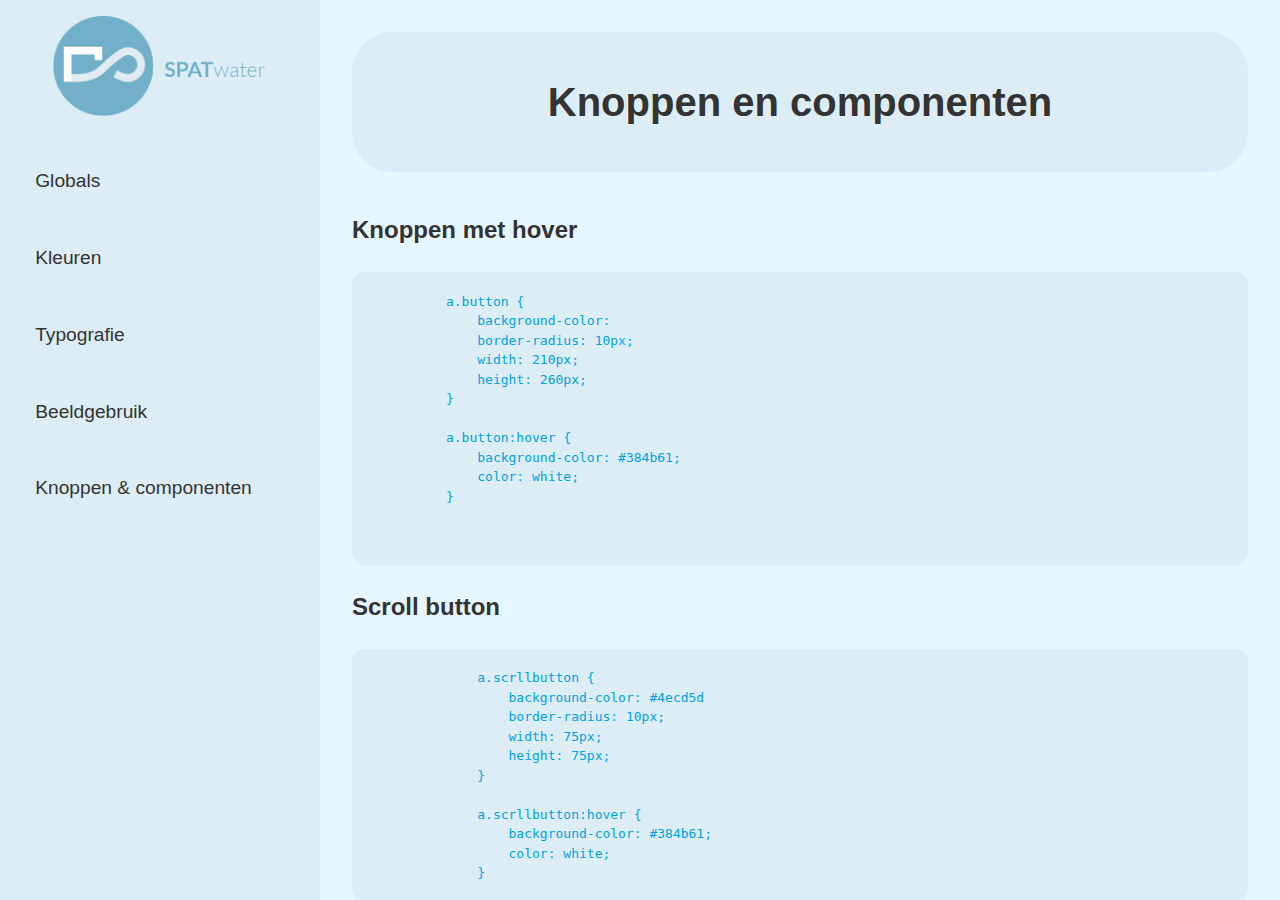
<file: code/knoppen-componenten.html>
<!DOCTYPE html>
<html lang="nl">
  <head>
    <meta charset="UTF-8" />
    <meta http-equiv="X-UA-Compatible" content="IE=edge" />
    <meta name="viewport" content="width=device-width, initial-scale=1.0" />
    <title>SPATWater/b-RAIN | Living Style Guide</title>
    <link rel="stylesheet" href="style.css" />
  </head>
  <body>
    <main>
      <article class="left-article">
        <section class="logo-box">
          <img class="logo" src="../assets/logo_spatwater.png" alt="logo">
        </section>
        <nav>
          <ul class="nav-list">
            <li class="nav-item"><a href="../code/index.html" class="active">Globals</a></li> <!--Maakt Tristan-->
            <li class="nav-item"><a href="../code/kleuren.html">Kleuren</a></li> <!--Maakt Mohammed-->
            <li class="nav-item"><a href="../code/typografie.html">Typografie</a></li> <!--Maakt Yassir-->
            <li class="nav-item"><a href="../code/beeldgebruik.html">Beeldgebruik</a></li><!--Maakt Rutger-->
            <li class="nav-item"><a href="../code/knoppen-componenten.html">Knoppen & componenten</a></li> <!--vrijwillig melden-->
          </ul>
        </nav>
      </article>

      <article class="right-article">
        <h1>Knoppen en componenten</h1>
        <section>
          <h2>Knoppen met hover</h2>
          <pre><code>
            a.button {
                background-color: 
                border-radius: 10px;
                width: 210px;
                height: 260px;
            }

            a.button:hover {
                background-color: #384b61;
                color: white;
            }

            
          </code></pre>
          
          

          <h2>Scroll button</h2>
          <pre><code>
                a.scrllbutton {
                    background-color: #4ecd5d
                    border-radius: 10px;
                    width: 75px;
                    height: 75px;
                }

                a.scrllbutton:hover {
                    background-color: #384b61;
                    color: white;
                }
          </code></pre>
          <div class="img-box">
            <img src="../assets/scroll-top-knop.png" alt="scrollknop">
          </div>

          <h2>Underline link</h2>
          <pre><code> 
            a {
                color: #44686f;
                font-weight: light;
                font-size: 1em;
            }

            a:active {
              text-decoration: underline;
              border-bottom: 2px solid #4ecd5d;
              font-weight: bold;
              color: #44686f;
            }
          </code></pre>
          <div class="img-box">
            <img src="../assets/text-decoration-titels.png" alt="underline linkjes">
          </div>

          <h2>Menu hover</h2>
            <pre><code>
              nav ul {
                display: flex;
                justify-content: center;
                list-style-type: none;
              }

              nav {
                background: white;
                box-shadow: -1px 0 4px rgba(14, 55, 63, 0.15);
                height: 80px;
                width: 100%;
                display: flex;
                justify-content: center;
                align-items: center;
                font-size: 1.2rem;
                position: fixed;
                top: 0;
                z-index: 999;
              }

              li a {
                color: #7faec5;
                font-size: 1.2em;
                font-family: "Open Sans", sans-serif;
              }

              li a:hover {
                color: #4ecd5d;
              }
          </code></pre>
          <div class="img-box">
            <img src="../assets/text-decoration-titels.png" alt="underline linkjes">
          </div>

          <!-- <h2>Accordion</h2>
          <pre><code>
            .accordion {
              background-color: #fafafa;
              color: #44686f;
              cursor: pointer;
              padding: 18px;
              width: 100%;
              text-align: left;
              border: none;
              outline: none;
              transition: 0.4s;
            }
            
            
            .active, .accordion:hover {
              background-color: #ccc;
            }
            
            
            .panel {
              padding: 0 18px;
              background-color: white;
              display: none;
              overflow: hidden;
            }
            
            .accordion:after {
                content: '&#11014'; 
                font-size: 13px;
                color: #777;
                float: right;
                margin-left: 5px;
              }
              
              .active:after {
                content: '&#11015'; 
              }
            
              var acc = document.getElementsByClassName("accordion");
            var i;
            
            for (i = 0; i < acc.length; i++) {
              acc[i].addEventListener("click", function() {
                /* Toggle between adding and removing the "active" class,
                to highlight the button that controls the panel */
                this.classList.toggle("active");
            
                /* Toggle between hiding and showing the active panel */
                var panel = this.nextElementSibling;
                if (panel.style.display === "block") {
                  panel.style.display = "none";
                } else {
                  panel.style.display = "block";
                }
              });
            }
          </code></pre>
          <div class="img-box">
            <img src="../assets/accordeon.png" alt="Accordion">
          </div> -->
        </section>
      </article>
    </main>
  </body>
</html>
</file>
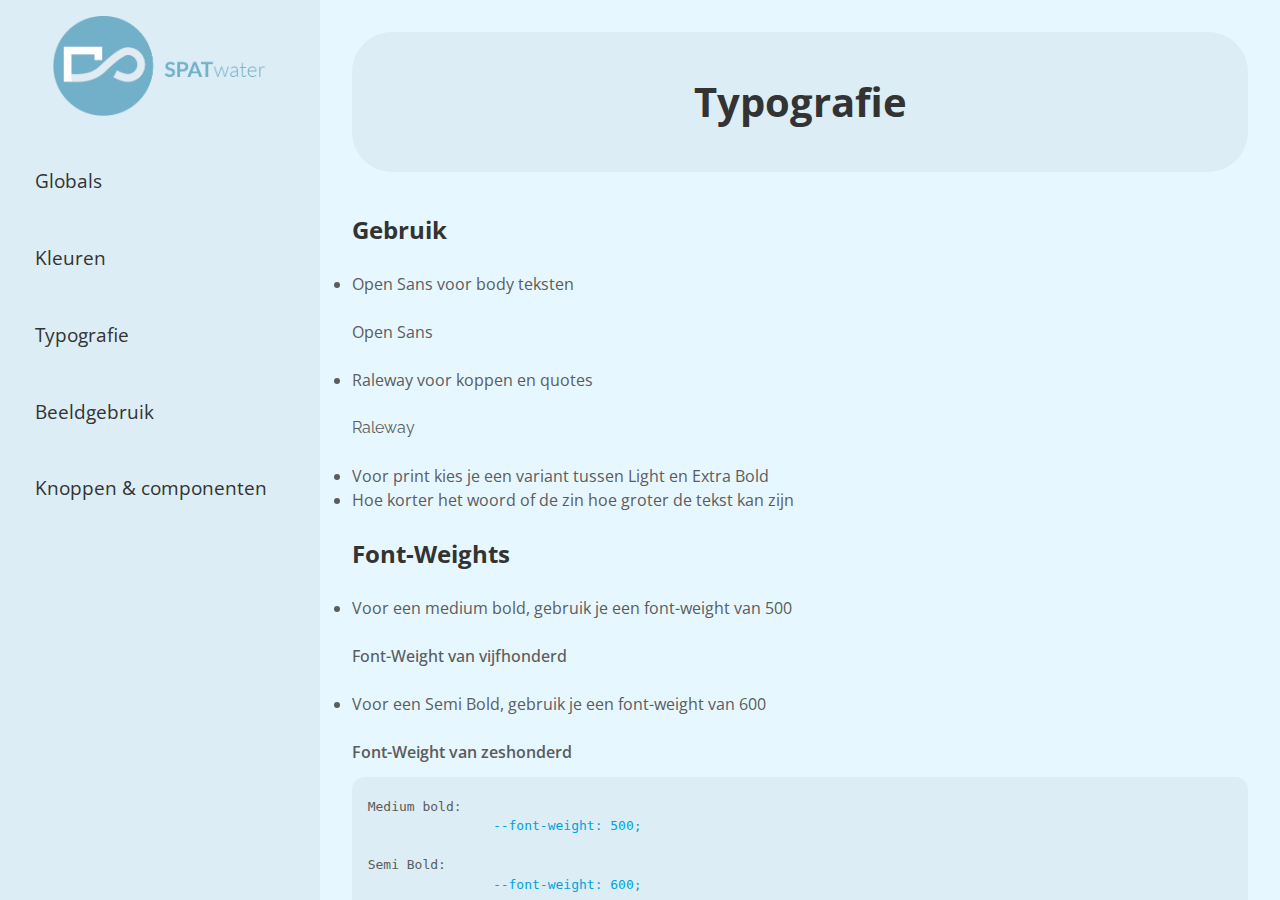
<file: code/typografie.html>
<!DOCTYPE html>
<html lang="nl">
  <head>
    <meta charset="UTF-8" />
    <meta http-equiv="X-UA-Compatible" content="IE=edge" />
    <meta name="viewport" content="width=device-width, initial-scale=1.0" />
    <title>SPATWater/b-RAIN | Living Style Guide</title>
    <link href="https://fonts.googleapis.com/css2?family=Open+Sans:wght@300;400;600;700;800&display=swap" rel="stylesheet" type="text/css">

    <link href='https://fonts.googleapis.com/css?family=Raleway' rel='stylesheet'>
    <link rel="stylesheet" href="style.css" />
    <link rel="stylesheet" href="typografie.css" />

  </head>
  <body>
    <main>
      <article class="left-article">
        <section class="logo-box">
          <img class="logo" src="../assets/logo_spatwater.png" alt="logo">
        </section>
        <nav>
          <ul class="nav-list">
            <li class="nav-item"><a href="../code/index.html" class="active">Globals</a></li> <!--Maakt Tristan-->
            <li class="nav-item"><a href="../code/kleuren.html">Kleuren</a></li> <!--Maakt Mohammed-->
            <li class="nav-item"><a href="../code/typografie.html">Typografie</a></li> <!--Maakt Yassir-->
            <li class="nav-item"><a href="../code/beeldgebruik.html">Beeldgebruik</a></li><!--Maakt Rutger-->
            <li class="nav-item"><a href="../code/knoppen-componenten.html">Knoppen & componenten</a></li> <!--vrijwillig melden-->
          </ul>
        </nav>
      </article>

      <article class="right-article">
        <h1>Typografie</h1>
        <section>
            <h2>Gebruik</h2>
            <ul>
                <li>Open Sans voor body teksten</li> 
                  <br>
                <p>Open Sans</p>
                
                <br>
                <li>Raleway voor koppen en quotes</li>
                <br>
                <p class="Raleway">Raleway</p>
                  <br>
                <li>Voor print kies je een variant tussen Light en Extra Bold</li>
                <li>Hoe korter het woord of de zin hoe groter de tekst kan zijn</li>
            </ul> 

            <h2>Font-Weights</h2>
            <ul>
                <li>Voor een medium bold, gebruik je een font-weight van 500</li>
                <br>
                <p class="vijfhonderd"> Font-Weight van vijfhonderd</p>
                <br>
                <li>Voor een Semi Bold, gebruik je een font-weight van 600</li>
                <br>
                <p class="zeshonderd"> Font-Weight van zeshonderd</p>
                <pre>    
  Medium bold:   <code>
                  --font-weight: 500;
                </code>
  Semi Bold:     <code>
                  --font-weight: 600;
 </code></pre>
 <br>
 <li>H1, H2 en H3 hebben allemaal ook verschillende fontsizes</li>
 <br>
 <p class="zestienrem">H1 1.6rem</p>
 <br>
 <p class="vijftienrem">H2 1.5rem<p>
 <br>
 <p class="eenrem">H3 1rem<p>
 <pre>    
  H1: <code>
                  --h1-font-size: 1.6rem;
                </code>
  H2:  <code>
                  --h2-font-size: 1.5rem;
                </code>
  H3: <code>
                  --h3-font-size: 1rem;
 </code></pre>
 

            </ul>
            </ul>
        </section>
      </article>
    </main>
  </body>
</html>
</file>
<file: code/style.css>
* {
  box-sizing: border-box;
  margin: 0;
  padding: 0;
}

:root {
  font-size: 1em;
  --primary-100:#00BFFF;
  --primary-200:#00a2e0;
  --primary-300:#00619a;
  --accent-100:#7CFC00;
  --accent-200:#009600;
  --text-100:#333333;
  --text-200:#5c5c5c;
  --bg-100:#E6F7FF;
  --bg-200:#dcedf5;
  --bg-300:#b4c4cc;
}

html, body {
  height: 100%;
  width: 100%;
  font-family: Arial, Helvetica, sans-serif;
  color: var(--text-200);
  line-height: 1.5;
}

main {
  display: flex;
  flex-direction: row;
  height: 100%;
  width: 100%;
}

.left-article {
  background-color: var(--bg-200);
  width: 25%;
}

.right-article {
  background-color: var(--bg-100);
  width: 75%;
  height: 100%;
  overflow-y: scroll;
  padding: 2em;
}

.logo-box {
  width: 100%;
  display: flex;
  justify-content: center;
  align-items: center;
  padding: 1em;
}

.logo {
  width: 75%;
  height: auto;
}

.nav-list {
  list-style: none;
  padding: 1em;
  width: 100%;
}

.nav-item {
  margin-bottom: 0.5em;
  text-align: left;
  font-size: 1.2em;
}

.nav-item a {
  padding: 1em;
  display:block;
  color: var(--text-100);
  text-decoration: none;
  padding: 1em;
}

.nav-item a:hover {
  background-color: var(--primary-100);
  color: var(--primary-300);
  border-radius: 1.5em;
}

h1 {
  display: flex;
  justify-content: center;
  align-items: center;
  font-size: 2.5em;
  margin-bottom: 1em;
  color: var(--text-100);
  background-color: var(--bg-200);
  padding: 1em;
  border-radius: 1em;
}

h2, h3 {
  color: var(--text-100);
  margin-bottom: 1em;
  margin-top: 1em;
}

.btn {
  display: inline-block;
  background-color: var(--accent-100);
  color: var(--accent-200);
  padding: 1em;
  border-radius: 1em;
  text-decoration: none;
  margin-top: 1em;
}

.btn:hover {
  background-color: var(--primary-100);
  color: var(--primary-300);
}

pre {
  background-color: var(--bg-200);
  border-radius: 1em;
  margin-top: 1em;
  margin-bottom: 1em;
}

code {
  color: var(--primary-200);
}

.img-box {
  display: flex;
  flex-direction: row;
  justify-content: center;
  align-items: center;
  width: 100%;
  background-color: var(--bg-200);
  border-radius: 1em;
  margin-top: 1em;
  padding: 1em;
}

.img-box img {
  width: 25%;
  height: auto;
}

.style-list {
  margin-top: 1em;
}

.style-list li {
  margin-bottom: 2em;
}

span {
  background-color: var(--accent-100);
  color: var(--accent-200);
  padding: 0.5em;
  border-radius: 1em;
}

.color-box {
  display: flex;
  flex-direction: row;
  justify-content: center;
  align-items: center;
  list-style: none;
  background-color: var(--bg-200);
  padding: 1em;
  border-radius: 1em;
}

.color-item {
  width: 5em;
  height: 5em;
  border-radius: 1em;
  margin: 1em;
  display: flex;
  justify-content: center;
  align-items: center;
}

.color-item:nth-child(1) {
  background-color: #7faec5;
  color: var(--text-100);
}

.color-item:nth-child(2) {
  background-color: #fafafa;
  color: var(--text-100);
}

.color-item:nth-child(3) {
  background-color: #4ecd5d;
  color: var(--text-100);
}

.color-item:nth-child(4) {
  background-color: #384b61;
  color: var(--bg-100);
}

.color-item:nth-child(5) {
  background-color: #919ea1;
  color: var(--text-100);
}

.color-item:nth-child(6) {
  background-color: #44686f;
  color: var(--bg-100);
}
</file>
<file: beeldgebruik.css>
* {
    box-sizing: border-box;
    margin: 0;
    padding: 0;
  }
  
  :root {
    font-size: min(calc(1em + 1vw), 4em);
  }
  
  body {
    font-family: sans-serif;
    text-rendering: optimizeLegibility;
    font-feature-settings: 'kern' 1, 'liga' on, 'dlig' on;
    line-height: 1.5;
    background-color: #fafafa;
  }

  main {
    margin: 0 2rem 1rem 5rem;
  }

  nav ul {
    display: flex;
    flex-direction: column;
    text-decoration: none;
    list-style: none;
    padding: 1em;
    background-color: #fff;
    border-radius: 0.5em;
    margin: 0.5rem;
    max-width: 2.75rem;
    overflow: hidden;
    transition: 0.2s ease;
    position: fixed;
    box-shadow: 0px 0px 15px 1px rgba(0,0,0,0.2);
  }
  
  nav ul li {
    display: flex;
    align-items: center;
    margin-bottom: 1rem;
  }
  
  nav ul li a{
    text-decoration: none;
    color: #7faec5;
    font-size: 22px;
    display: flex;
    flex-direction: row;
  }

  nav ul li button {
    cursor: pointer;
    border: none;
    background-color: transparent;
  }

  nav ul li a img, nav ul li button {
    margin-right: 1rem;
    scale: 1.3;
    transition: 0.2s ease;
  }

  nav ul li a img:hover, nav ul li button:hover {
    margin-right: 1rem;
    scale: 1.5;
  }

  .card {
    color: #fff;
    padding: 1rem;
    box-shadow: 0px 0px 15px 1px rgba(0,0,0,0.2);
    border-radius: 0.5em;
    background-color: #3a3d4d98;
  }
  
  .cards {
    display: grid;
    gap: 1rem;
    grid-template-columns: repeat(auto-fit, minmax(20rem, 1fr));
    padding: 0.5rem 0 0 0;
  }

  .cards ul {
    font-size: 20px;
    text-decoration: none;
    list-style: none;
    margin-bottom: 1rem;
  }

  .lists ul {
    display: flex;
    flex-direction: column;
    font-size: 20px;
    text-decoration: none;
    list-style: none;
    margin-bottom: 1rem;
  }

  .lists ul li {
    margin-right: 1rem;
  }

  .cards h3{
    font-size: 20px;
  }

  .cards img:nth-of-type(1), .cards img:nth-of-type(2), .cards img:nth-of-type(3){
    width: 8rem
  }

  .lists ul:nth-of-type(1) li:nth-of-type(1) {
    color: #4ECD5D;
  }
  .lists ul:nth-of-type(1) li:nth-of-type(2) {
    color: #3FB64E;
  }  
  .lists ul:nth-of-type(1) li:nth-of-type(3) {
    color: #71DB7D;
  }  
  .lists ul:nth-of-type(1) li:nth-of-type(4) {
    color: #79BC80;
  }  
  .lists ul:nth-of-type(1) li:nth-of-type(5) {
    color: #79BC80;
  }

  .lists ul:nth-of-type(2) li:nth-of-type(1) {
    color: #FFFFFF;
  }
  .lists ul:nth-of-type(2) li:nth-of-type(2) {
    color: #D8D8D8;
  }  
  .lists ul:nth-of-type(2) li:nth-of-type(3) {
    color: #EFEFEF;
  }  
  .lists ul:nth-of-type(2) li:nth-of-type(4) {
    color: #333333;
  }  

  .lists ul:nth-of-type(3) li:nth-of-type(1) {
    color: #3D5066;
  }
  .lists ul:nth-of-type(3) li:nth-of-type(2) {
    color: #25364B;
  }  
  .lists ul:nth-of-type(3) li:nth-of-type(3) {
    color: #213247;
  }  

  .cards:nth-of-type(4) {
    display: flex;
    flex-direction: row;
  }

  .cards pre {
    background-color: white;
    color: #000;
    font-size: 15px;
  }
</file>
<file: elements.css>
* {
    box-sizing: border-box;
    margin: 0;
    padding: 0;
  }
  
  :root {
    font-size: min(calc(1em + 1vw), 4em);
  }
  
  body {
    font-family: sans-serif;
    text-rendering: optimizeLegibility;
    font-feature-settings: 'kern' 1, 'liga' on, 'dlig' on;
    line-height: 1.5;
    background-color: #fafafa;
  }

  main {
    margin: 0 2rem 1rem 5rem;
  }

  nav ul {
    display: flex;
    flex-direction: column;
    text-decoration: none;
    list-style: none;
    padding: 1em;
    background-color: #fff;
    border-radius: 0.5em;
    margin: 0.5rem;
    max-width: 2.75rem;
    overflow: hidden;
    transition: 0.2s ease;
    position: fixed;
    box-shadow: 0px 0px 15px 1px rgba(0,0,0,0.2);
  }
  
  nav ul li {
    display: flex;
    align-items: center;
    margin-bottom: 1rem;
  }
  
  nav ul li a{
    text-decoration: none;
    color: #7faec5;
    font-size: 22px;
    display: flex;
    flex-direction: row;
  }

  nav ul li button {
    cursor: pointer;
    border: none;
    background-color: transparent;
  }

  nav ul li a img, nav ul li button {
    margin-right: 1rem;
    scale: 1.3;
    transition: 0.2s ease;
  }

  nav ul li a img:hover, nav ul li button:hover {
    margin-right: 1rem;
    scale: 1.5;
  }

.card {
    color: #fff;
    padding: 1rem;
    box-shadow: 0px 0px 15px 1px rgba(0,0,0,0.2);
    border-radius: 0.5em;
    background-color: #3a3d4d98;
  }
  
  .cards {
    display: grid;
    gap: 1rem;
    grid-template-columns: repeat(auto-fit, minmax(20rem, 1fr));
    padding: 0.5rem 0 0 0;
  }

  .cards ul {
    font-size: 20px;
    text-decoration: none;
    list-style: none;
    margin-bottom: 1rem;
  }

  .lists ul {
    display: flex;
    flex-direction: column;
    font-size: 20px;
    text-decoration: none;
    list-style: none;
    margin-bottom: 1rem;
  }

  .lists ul li {
    margin-right: 1rem;
  }

  .cards h3{
    font-size: 20px;
  }

  .cards img:nth-of-type(1), .cards img:nth-of-type(2), .cards img:nth-of-type(3){
    width: 8rem
  }

  .lists ul:nth-of-type(1) li:nth-of-type(1) {
    color: #4ECD5D;
  }
  .lists ul:nth-of-type(1) li:nth-of-type(2) {
    color: #3FB64E;
  }  
  .lists ul:nth-of-type(1) li:nth-of-type(3) {
    color: #71DB7D;
  }  
  .lists ul:nth-of-type(1) li:nth-of-type(4) {
    color: #79BC80;
  }  
  .lists ul:nth-of-type(1) li:nth-of-type(5) {
    color: #79BC80;
  }

  .lists ul:nth-of-type(2) li:nth-of-type(1) {
    color: #FFFFFF;
  }
  .lists ul:nth-of-type(2) li:nth-of-type(2) {
    color: #D8D8D8;
  }  
  .lists ul:nth-of-type(2) li:nth-of-type(3) {
    color: #EFEFEF;
  }  
  .lists ul:nth-of-type(2) li:nth-of-type(4) {
    color: #333333;
  }  

  .lists ul:nth-of-type(3) li:nth-of-type(1) {
    color: #3D5066;
  }
  .lists ul:nth-of-type(3) li:nth-of-type(2) {
    color: #25364B;
  }  
  .lists ul:nth-of-type(3) li:nth-of-type(3) {
    color: #213247;
  }  

  .cards:nth-of-type(4) {
    display: flex;
    flex-direction: row;
  }

  .cards pre {
    background-color: white;
    color: #000;
    font-size: 15px;
  }
</file>
<file: code/typografie.css>
body {
    font-family: 'Open Sans', sans-Serif;
  }

.Raleway {
  font-family: 'Raleway', sans-serif;
}

.vijfhonderd {
  font-weight: 500;
}

.zeshonderd {
  font-weight: 600;
}

.vijftienrem {
  font-size: 1.5rem;
}

.zestienrem {
  font-size: 1.6rem;
}

.eenrem {
  font-size: 1rem;
}
</file>
